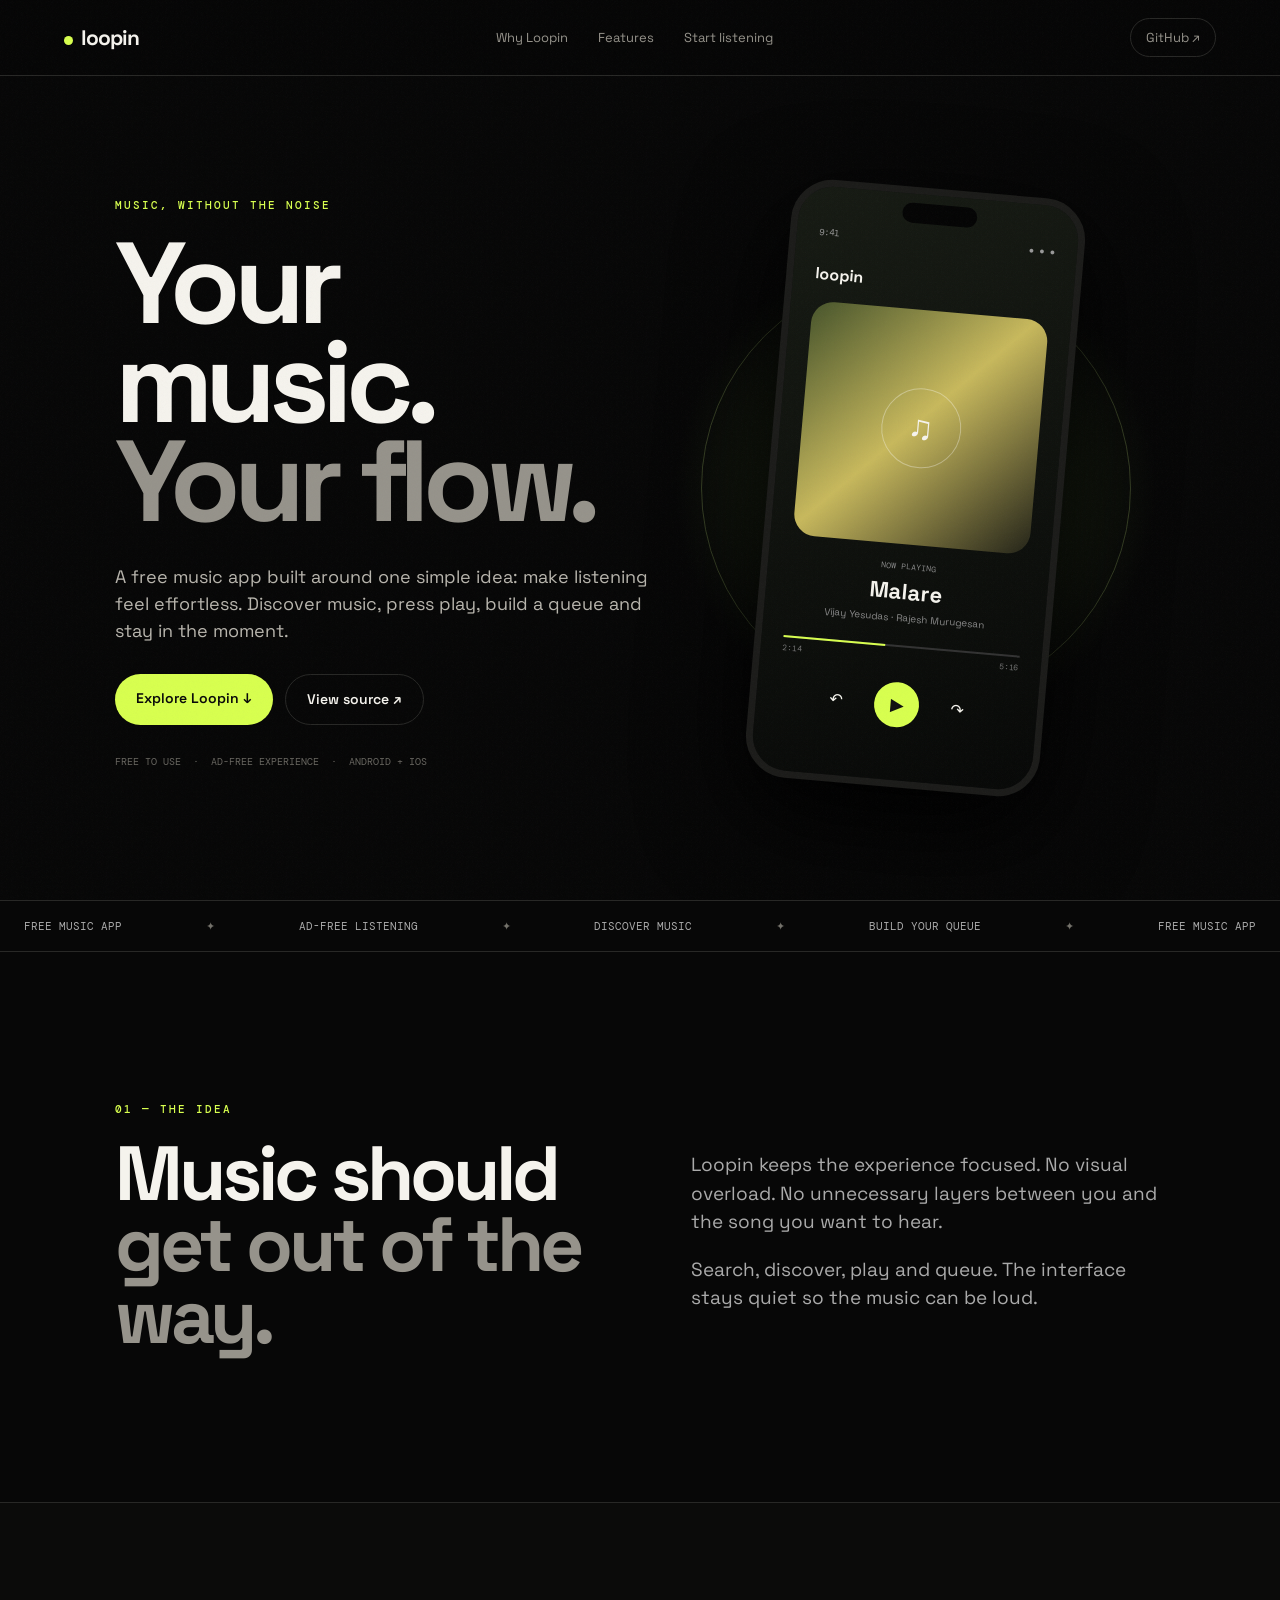
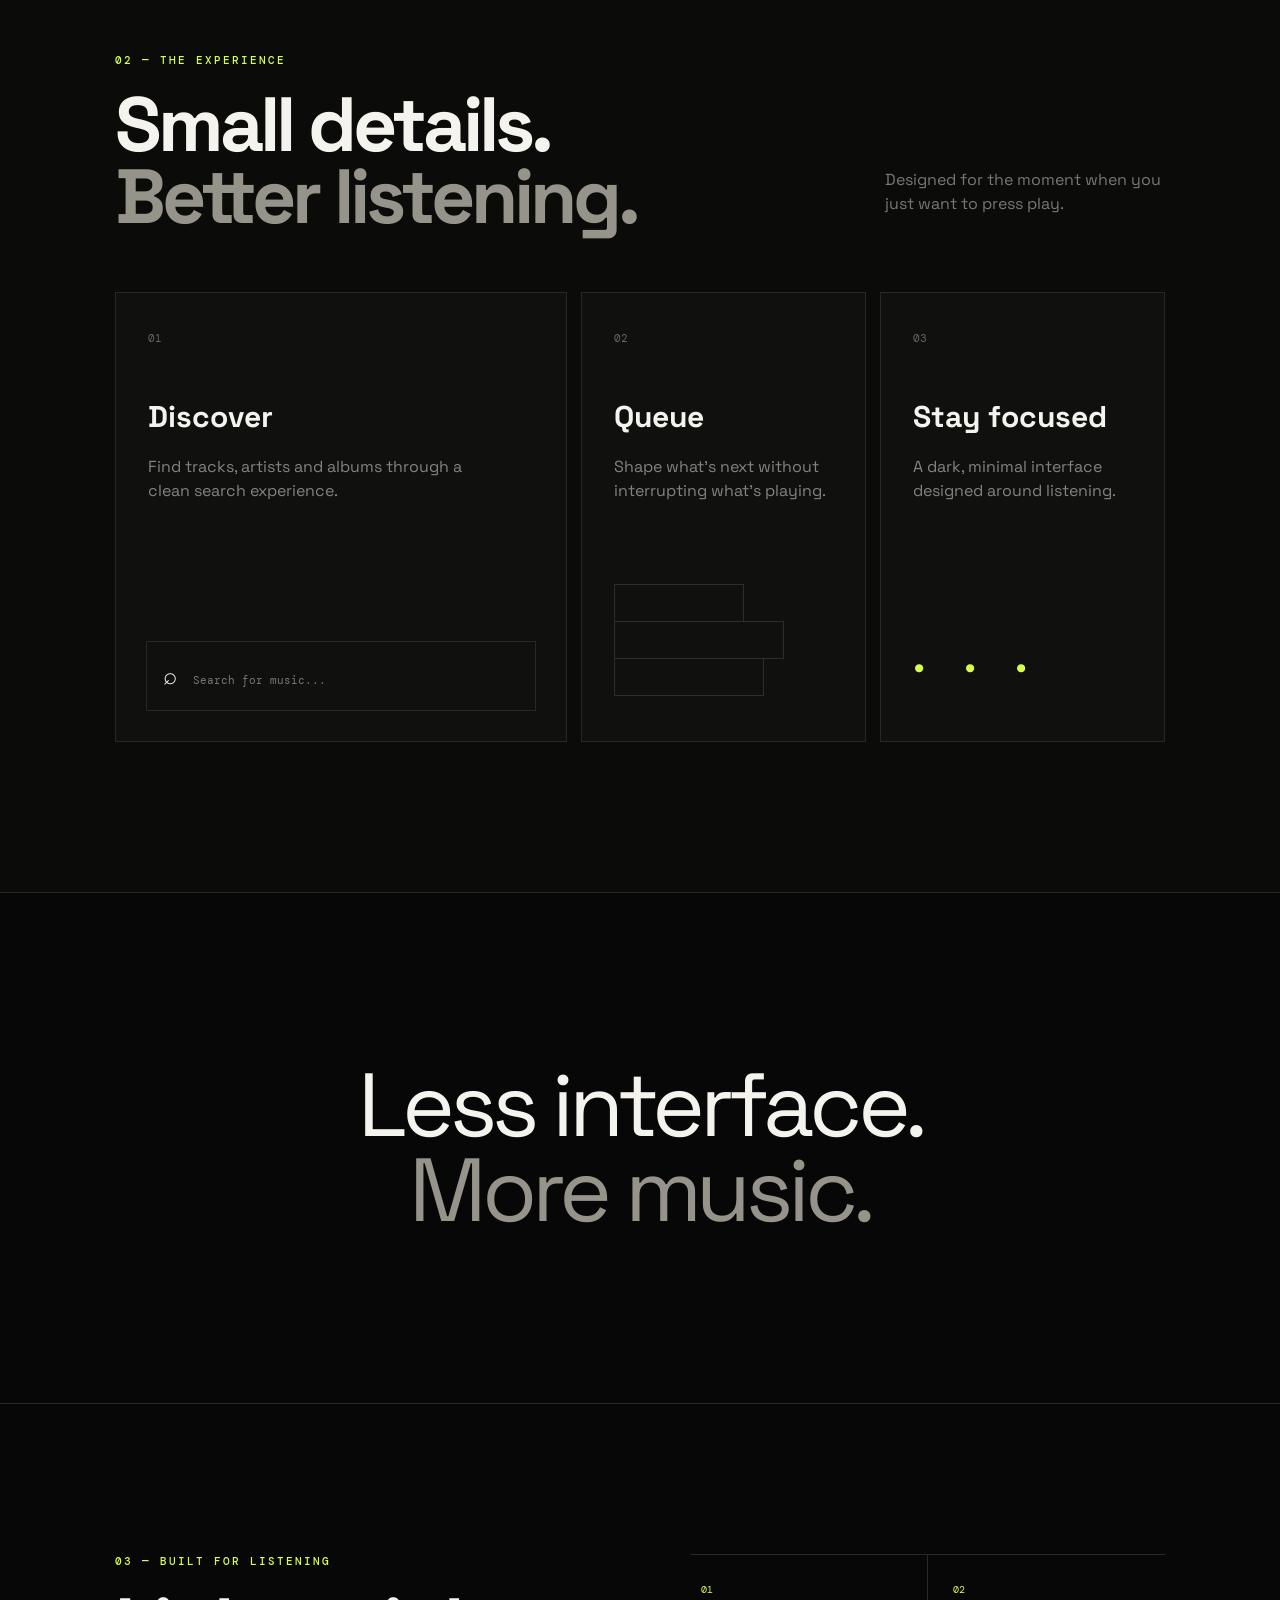
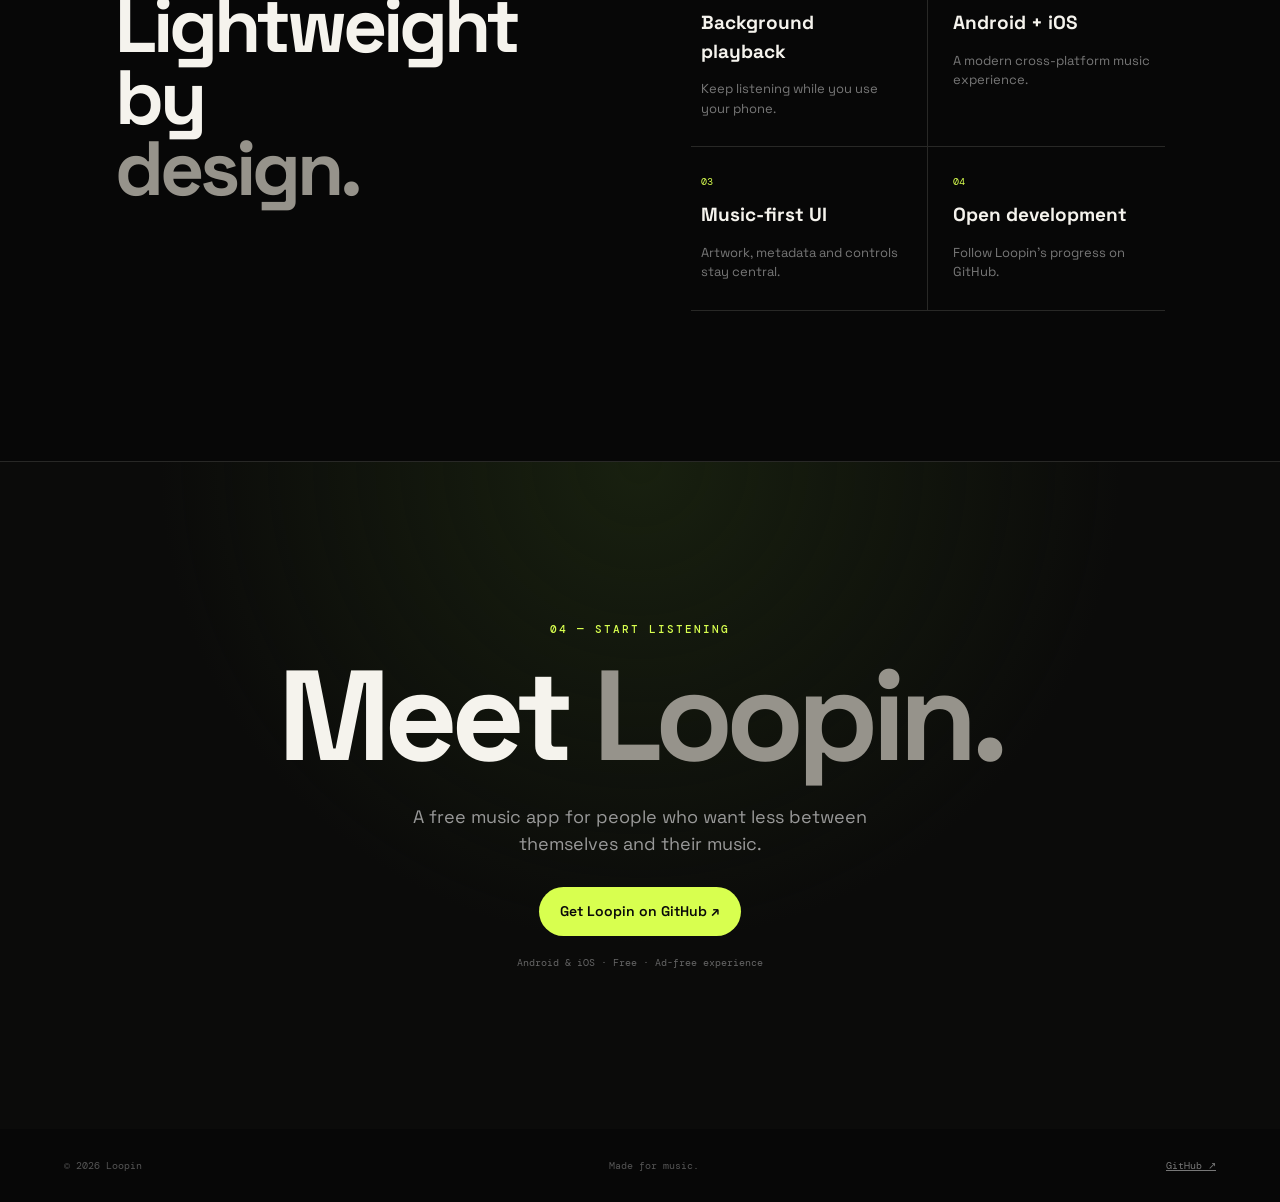
<file: index.html>
<!doctype html>
<html lang="en">
<head>
<meta charset="utf-8">
<meta name="viewport" content="width=device-width,initial-scale=1">
<title>Loopin — Free, Ad-Free Music App</title>
<meta name="description" content="Loopin is a beautiful free music app for simple, distraction-free listening. Discover music, build queues and enjoy an ad-free music player experience.">
<meta name="keywords" content="Loopin music app, free music app, ad-free music app, free music player, music player app">
<meta name="robots" content="index,follow">
<link rel="canonical" href="https://vishnu0074.github.io/loopin/">
<meta property="og:title" content="Loopin — Free, Ad-Free Music App">
<meta property="og:description" content="Music without the noise. Discover, play and queue your music with Loopin.">
<meta property="og:type" content="website">
<meta property="og:url" content="https://vishnu0074.github.io/loopin/">
<meta name="theme-color" content="#080808">
<link rel="stylesheet" href="styles.css">
<script type="application/ld+json">
{"@context":"https://schema.org","@type":"MobileApplication","name":"Loopin","applicationCategory":"MusicApplication","operatingSystem":"Android, iOS","description":"A free, ad-free music app focused on simple, distraction-free listening.","url":"https://vishnu0074.github.io/loopin/","offers":{"@type":"Offer","price":"0","priceCurrency":"USD"}}
</script>
</head>
<body>
<div class="grain"></div>
<header class="nav">
<a class="logo" href="#top"><i></i>loopin</a>
<nav><a href="#why">Why Loopin</a><a href="#features">Features</a><a href="#start">Start listening</a></nav>
<a class="github" href="https://github.com/Vishnu0074/loopin">GitHub ↗</a>
</header>
<main id="top">
<section class="hero">
<div class="hero-copy reveal">
<p class="eyebrow">MUSIC, WITHOUT THE NOISE</p>
<h1>Your music.<br><em>Your flow.</em></h1>
<p class="lead">A free music app built around one simple idea: make listening feel effortless. Discover music, press play, build a queue and stay in the moment.</p>
<div class="buttons"><a class="btn primary" href="#features">Explore Loopin ↓</a><a class="btn secondary" href="https://github.com/Vishnu0074/loopin">View source ↗</a></div>
<p class="meta">FREE TO USE&nbsp; · &nbsp;AD-FREE EXPERIENCE&nbsp; · &nbsp;ANDROID + IOS</p>
</div>
<div class="hero-visual">
<div class="glow"></div><div class="ring"></div>
<div class="phone">
<div class="island"></div>
<div class="screen">
<div class="phone-top"><span>9:41</span><span>● ● ●</span></div>
<div class="small-logo">loopin</div>
<div class="album"><span>♫</span></div>
<small>NOW PLAYING</small><h3>Malare</h3><p>Vijay Yesudas · Rajesh Murugesan</p>
<div class="bar"><i></i></div><div class="times"><span>2:14</span><span>5:16</span></div>
<div class="controls"><b>↶</b><strong>▶</strong><b>↷</b></div>
</div></div>
</div>
</section>
<div class="ticker"><span>FREE MUSIC APP</span>✦<span>AD-FREE LISTENING</span>✦<span>DISCOVER MUSIC</span>✦<span>BUILD YOUR QUEUE</span>✦<span>FREE MUSIC APP</span></div>
<section id="why" class="section intro reveal">
<div><p class="eyebrow">01 — THE IDEA</p><h2>Music should<br><em>get out of the way.</em></h2></div>
<div class="copy"><p>Loopin keeps the experience focused. No visual overload. No unnecessary layers between you and the song you want to hear.</p><p>Search, discover, play and queue. The interface stays quiet so the music can be loud.</p></div>
</section>
<section id="features" class="features">
<div class="section-head"><div><p class="eyebrow">02 — THE EXPERIENCE</p><h2>Small details.<br><em>Better listening.</em></h2></div><p>Designed for the moment when you just want to press play.</p></div>
<div class="cards">
<article class="card large"><span>01</span><h3>Discover</h3><p>Find tracks, artists and albums through a clean search experience.</p><div class="mock-search">⌕ <span>Search for music...</span></div></article>
<article class="card"><span>02</span><h3>Queue</h3><p>Shape what's next without interrupting what's playing.</p><div class="queue"><i></i><i></i><i></i></div></article>
<article class="card"><span>03</span><h3>Stay focused</h3><p>A dark, minimal interface designed around listening.</p><div class="pulse">• • •</div></article>
</div>
</section>
<section class="statement"><p>Less interface.<br><em>More music.</em></p></section>
<section class="section tech">
<div><p class="eyebrow">03 — BUILT FOR LISTENING</p><h2>Lightweight by<br><em>design.</em></h2></div>
<div class="grid">
<div><b>01</b><strong>Background playback</strong><p>Keep listening while you use your phone.</p></div>
<div><b>02</b><strong>Android + iOS</strong><p>A modern cross-platform music experience.</p></div>
<div><b>03</b><strong>Music-first UI</strong><p>Artwork, metadata and controls stay central.</p></div>
<div><b>04</b><strong>Open development</strong><p>Follow Loopin's progress on GitHub.</p></div>
</div>
</section>
<section id="start" class="start reveal">
<p class="eyebrow">04 — START LISTENING</p><h2>Meet <em>Loopin.</em></h2>
<p>A free music app for people who want less between themselves and their music.</p>
<a class="btn primary" href="https://github.com/Vishnu0074/loopin">Get Loopin on GitHub ↗</a>
<small>Android & iOS · Free · Ad-free experience</small>
</section>
</main>
<footer><span>© 2026 Loopin</span><span>Made for music.</span><a href="https://github.com/Vishnu0074/loopin">GitHub ↗</a></footer>
<script src="script.js"></script>
</body>
</html>
</file>
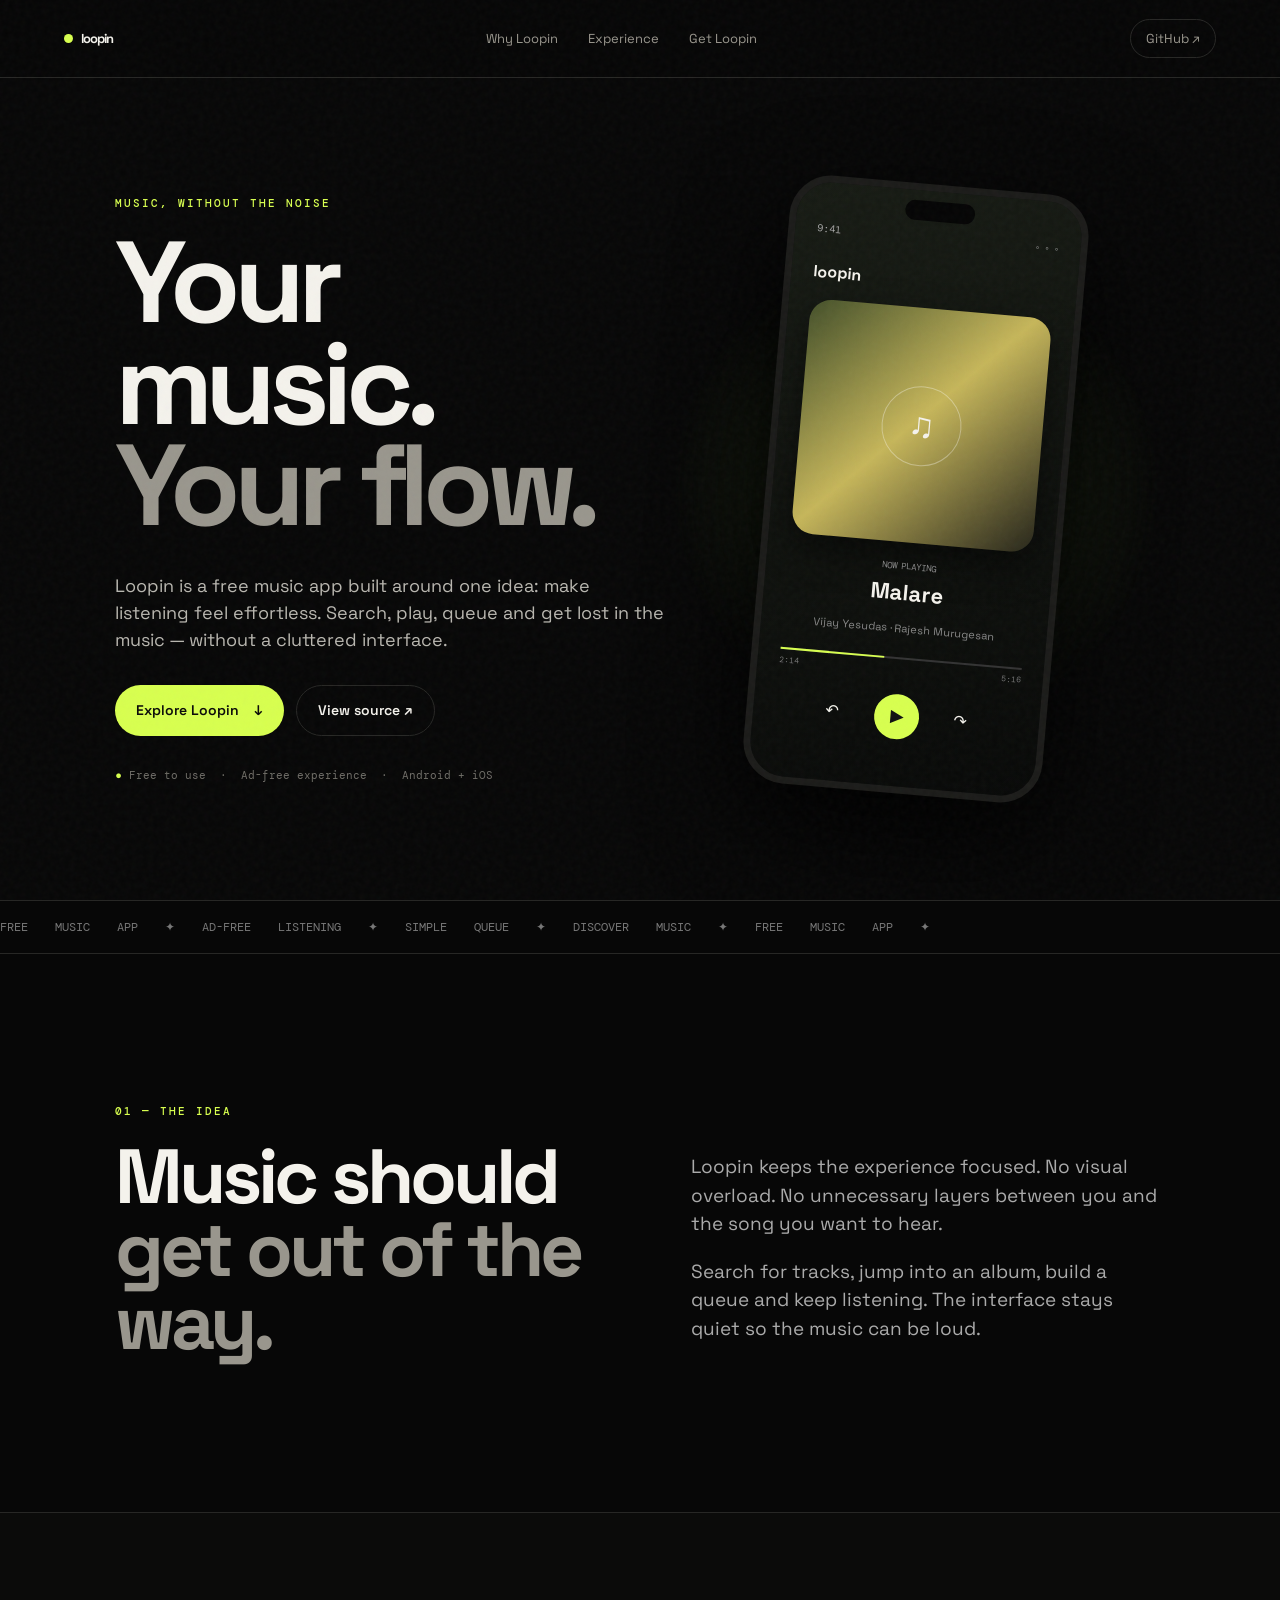
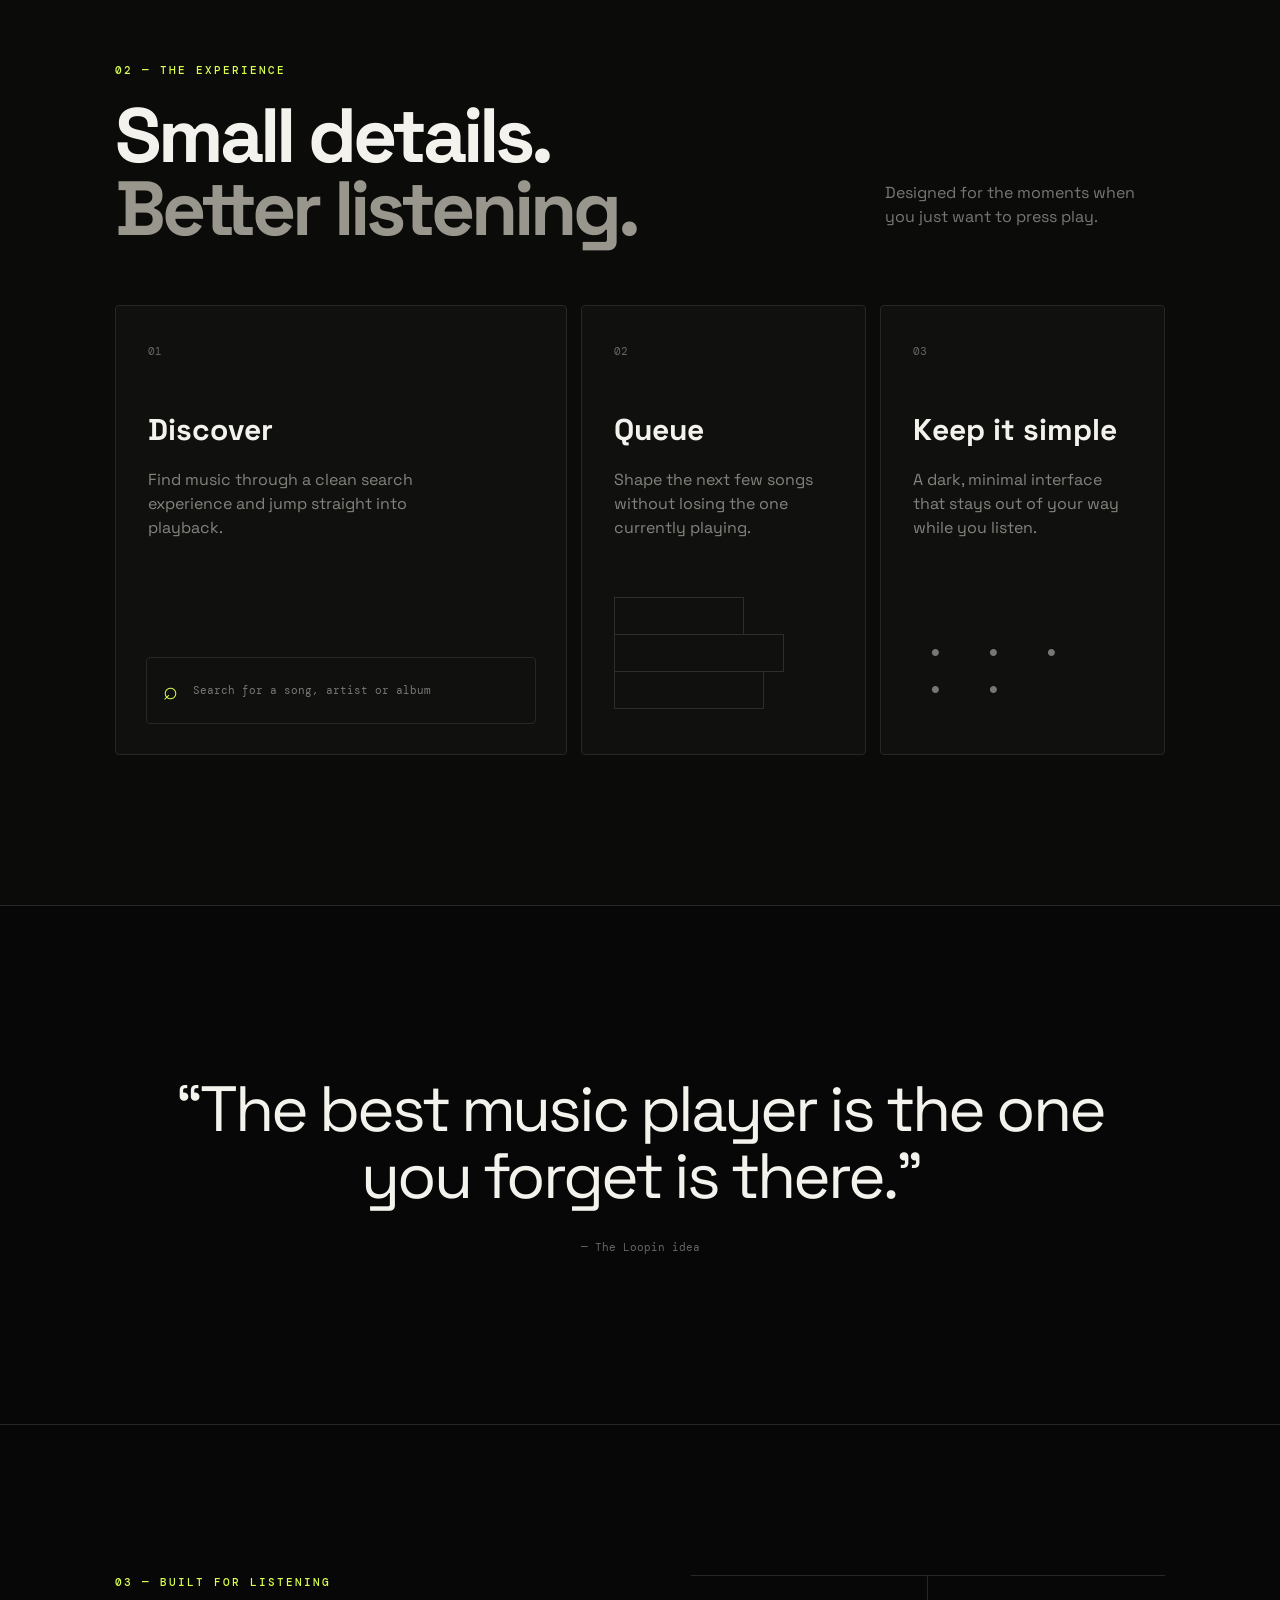
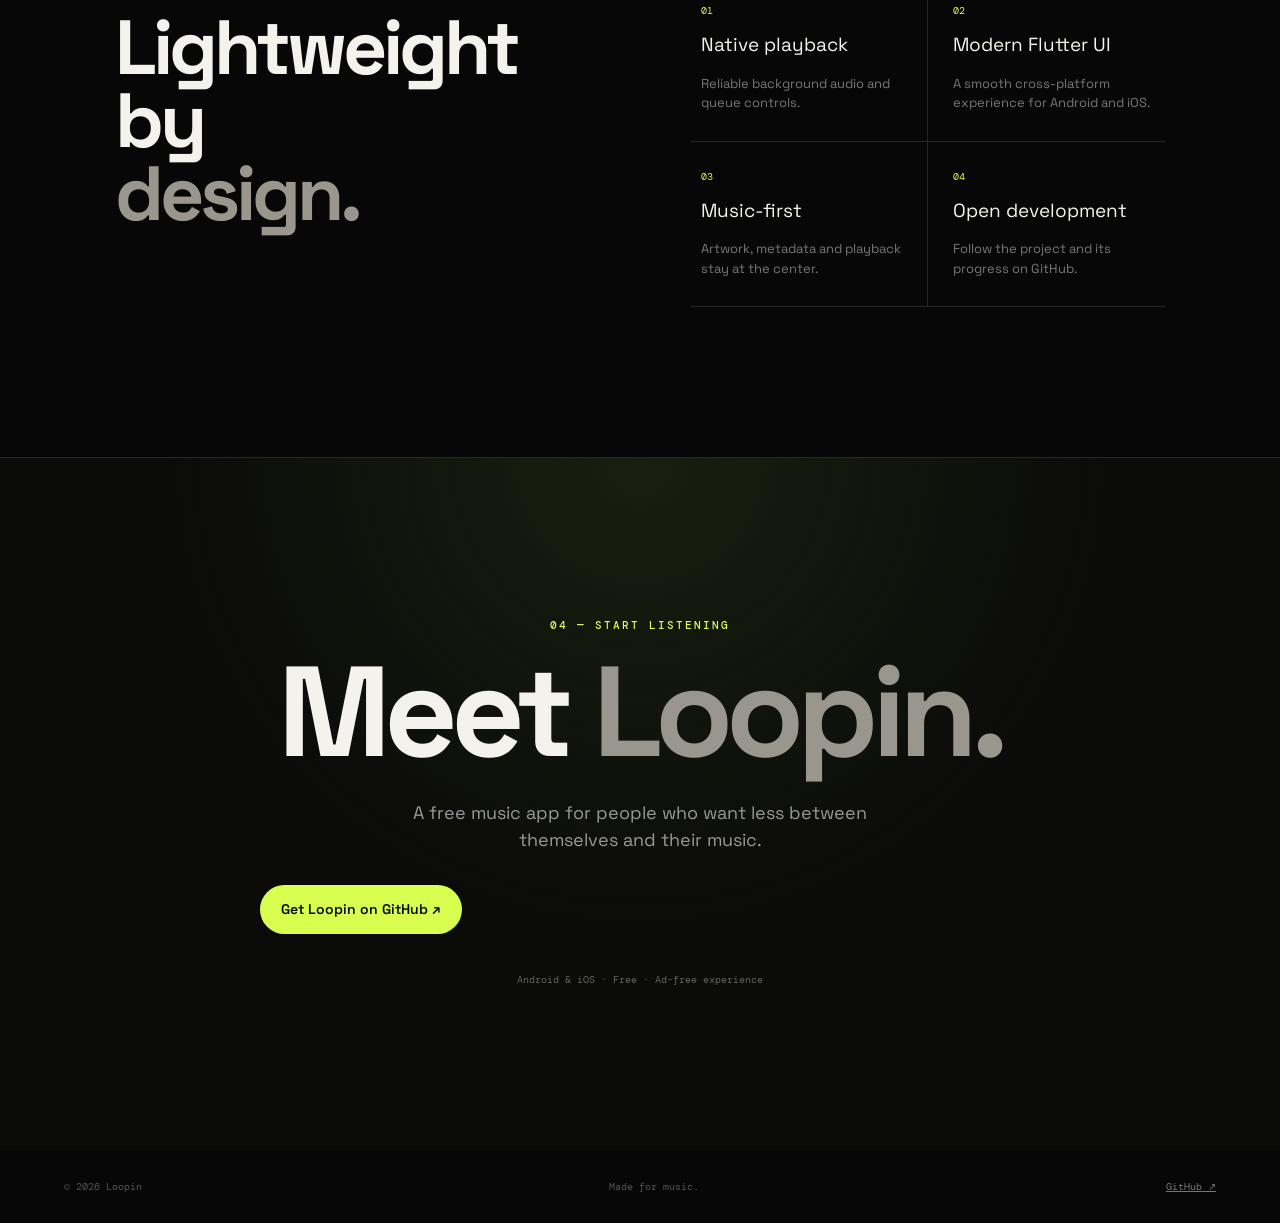
<file: docs/index.html>
<!doctype html>
<html lang="en">
<head>
  <meta charset="utf-8">
  <meta name="viewport" content="width=device-width, initial-scale=1">
  <title>Loopin — Free, Ad-Free Music App</title>
  <meta name="description" content="Loopin is a beautiful, lightweight free music app built for simple, distraction-free listening. Discover music, build queues, and enjoy an ad-free music player experience.">
  <meta name="keywords" content="Loopin music app, free music app, ad-free music app, free music player, music player app, Malayalam music app, Android music player, Flutter music app">
  <meta name="author" content="Loopin">
  <meta name="robots" content="index, follow">
  <link rel="canonical" href="https://vishnu0074.github.io/loopin/">
  <meta property="og:type" content="website">
  <meta property="og:title" content="Loopin — Free, Ad-Free Music App">
  <meta property="og:description" content="Discover music, build your queue and listen without the clutter. Meet Loopin, a simple free music app for everyday listening.">
  <meta property="og:url" content="https://vishnu0074.github.io/loopin/">
  <meta property="og:site_name" content="Loopin">
  <meta name="twitter:card" content="summary_large_image">
  <meta name="twitter:title" content="Loopin — Free, Ad-Free Music App">
  <meta name="twitter:description" content="A simple, beautiful and distraction-free music player.">
  <meta name="theme-color" content="#070707">
  <link rel="stylesheet" href="./styles.css">
  <script type="application/ld+json">
  {
    "@context":"https://schema.org",
    "@type":"MobileApplication",
    "name":"Loopin",
    "applicationCategory":"MusicApplication",
    "operatingSystem":"Android, iOS",
    "description":"A free, ad-free music app focused on simple, distraction-free listening.",
    "url":"https://vishnu0074.github.io/loopin/",
    "author":{"@type":"Person","name":"Vishnu Sajan"},
    "offers":{"@type":"Offer","price":"0","priceCurrency":"USD"}
  }
  </script>
</head>
<body>
  <div class="noise"></div>
  <header class="nav">
    <a class="brand" href="#top" aria-label="Loopin home"><span class="brand-dot"></span>loopin</a>
    <nav>
      <a href="#why">Why Loopin</a>
      <a href="#experience">Experience</a>
      <a href="#download">Get Loopin</a>
    </nav>
    <a class="nav-cta" href="https://github.com/Vishnu0074/loopin">GitHub ↗</a>
  </header>

  <main id="top">
    <section class="hero">
      <div class="hero-copy reveal">
        <p class="eyebrow">MUSIC, WITHOUT THE NOISE</p>
        <h1>Your music.<br><em>Your flow.</em></h1>
        <p class="lead">Loopin is a free music app built around one idea: make listening feel effortless. Search, play, queue and get lost in the music — without a cluttered interface.</p>
        <div class="actions">
          <a class="button primary" href="#download">Explore Loopin <span>↓</span></a>
          <a class="button ghost" href="https://github.com/Vishnu0074/loopin">View source ↗</a>
        </div>
        <div class="trust"><span>●</span> Free to use &nbsp;·&nbsp; Ad-free experience &nbsp;·&nbsp; Android + iOS</div>
      </div>
      <div class="hero-art" aria-hidden="true">
        <div class="orb orb-a"></div><div class="orb orb-b"></div>
        <div class="phone">
          <div class="speaker"></div>
          <div class="screen">
            <div class="status"><span>9:41</span><span>◦ ◦ ◦</span></div>
            <div class="mini-brand">loopin</div>
            <div class="cover"><div class="cover-ring">♫</div></div>
            <p class="now-label">NOW PLAYING</p>
            <h3>Malare</h3><p class="artist">Vijay Yesudas · Rajesh Murugesan</p>
            <div class="progress"><span></span></div><div class="times"><span>2:14</span><span>5:16</span></div>
            <div class="controls"><span>↶</span><b>▶</b><span>↷</span></div>
          </div>
        </div>
      </div>
    </section>

    <section class="marquee" aria-label="Loopin features">
      <div>FREE MUSIC APP <span>✦</span> AD-FREE LISTENING <span>✦</span> SIMPLE QUEUE <span>✦</span> DISCOVER MUSIC <span>✦</span> FREE MUSIC APP <span>✦</span></div>
    </section>

    <section id="why" class="section split">
      <div><p class="eyebrow">01 — THE IDEA</p><h2>Music should<br><em>get out of the way.</em></h2></div>
      <div class="section-copy"><p>Loopin keeps the experience focused. No visual overload. No unnecessary layers between you and the song you want to hear.</p><p>Search for tracks, jump into an album, build a queue and keep listening. The interface stays quiet so the music can be loud.</p></div>
    </section>

    <section id="experience" class="feature-section">
      <div class="section-head"><div><p class="eyebrow">02 — THE EXPERIENCE</p><h2>Small details.<br><em>Better listening.</em></h2></div><p>Designed for the moments when you just want to press play.</p></div>
      <div class="cards">
        <article class="card card-large"><span class="number">01</span><h3>Discover</h3><p>Find music through a clean search experience and jump straight into playback.</p><div class="visual search-visual"><span>⌕</span><div>Search for a song, artist or album</div></div></article>
        <article class="card"><span class="number">02</span><h3>Queue</h3><p>Shape the next few songs without losing the one currently playing.</p><div class="queue-visual"><i></i><i></i><i></i></div></article>
        <article class="card"><span class="number">03</span><h3>Keep it simple</h3><p>A dark, minimal interface that stays out of your way while you listen.</p><div class="visual dots">• • • • •</div></article>
      </div>
    </section>

    <section class="quote"><p>“The best music player is the one<br>you forget is there.”</p><span>— The Loopin idea</span></section>

    <section class="section tech">
      <div><p class="eyebrow">03 — BUILT FOR LISTENING</p><h2>Lightweight by<br><em>design.</em></h2></div>
      <div class="tech-grid"><div><strong>01</strong><span>Native playback</span><p>Reliable background audio and queue controls.</p></div><div><strong>02</strong><span>Modern Flutter UI</span><p>A smooth cross-platform experience for Android and iOS.</p></div><div><strong>03</strong><span>Music-first</span><p>Artwork, metadata and playback stay at the center.</p></div><div><strong>04</strong><span>Open development</span><p>Follow the project and its progress on GitHub.</p></div></div>
    </section>

    <section id="download" class="download">
      <div class="download-inner">
        <p class="eyebrow">04 — START LISTENING</p>
        <h2>Meet <em>Loopin.</em></h2>
        <p>A free music app for people who want less between themselves and their music.</p>
        <div class="actions"><a class="button primary" href="https://github.com/Vishnu0074/loopin">Get Loopin on GitHub ↗</a></div>
        <small>Android &amp; iOS · Free · Ad-free experience</small>
      </div>
    </section>
  </main>

  <footer><span>© 2026 Loopin</span><span>Made for music.</span><a href="https://github.com/Vishnu0074/loopin">GitHub ↗</a></footer>
</body>
</html>
</file>
<file: styles.css>
@import url('https://fonts.googleapis.com/css2?family=DM+Mono:wght@400;500&family=Space+Grotesk:wght@400;500;600;700&display=swap');
:root{--bg:#070707;--fg:#f5f3ed;--muted:#96938b;--line:#282826;--lime:#d8ff4f;--card:#10100f}*{box-sizing:border-box}html{scroll-behavior:smooth}body{margin:0;background:var(--bg);color:var(--fg);font-family:'Space Grotesk',sans-serif;line-height:1.5}.grain{position:fixed;inset:0;pointer-events:none;z-index:20;opacity:.035;background-image:url("data:image/svg+xml,%3Csvg xmlns='http://www.w3.org/2000/svg' width='180' height='180'%3E%3Cfilter id='n'%3E%3CfeTurbulence baseFrequency='.8' numOctaves='3'/%3E%3C/filter%3E%3Crect width='100%25' height='100%25' filter='url(%23n)'/%3E%3C/svg%3E")}.nav{height:76px;padding:0 5vw;border-bottom:1px solid var(--line);display:flex;align-items:center;justify-content:space-between;position:sticky;top:0;z-index:10;background:#070707dd;backdrop-filter:blur(18px)}a{color:inherit}.logo{text-decoration:none;font-size:21px;font-weight:700;letter-spacing:-1px}.logo i{display:inline-block;width:9px;height:9px;border-radius:50%;background:var(--lime);margin-right:8px}.nav nav{display:flex;gap:30px}.nav nav a,.github{font-size:13px;color:var(--muted);text-decoration:none}.github{border:1px solid var(--line);padding:9px 15px;border-radius:50px}.hero{min-height:calc(100vh - 76px);padding:7vh 9vw;display:grid;grid-template-columns:1.05fr .95fr;align-items:center;overflow:hidden}.eyebrow{font:500 11px 'DM Mono',monospace;letter-spacing:2px;color:var(--lime);margin:0 0 22px}.hero h1{font-size:clamp(60px,9vw,126px);line-height:.86;letter-spacing:-7px;margin:0 0 32px}.hero h1 em,h2 em,.statement em{font-style:normal;color:var(--muted)}.lead{max-width:580px;color:#b8b5ad;font-size:18px}.buttons{display:flex;gap:12px;flex-wrap:wrap;margin:30px 0}.btn{display:inline-flex;text-decoration:none;padding:14px 21px;border-radius:100px;font-weight:600;font-size:14px}.primary{background:var(--lime);color:#090909}.secondary{border:1px solid var(--line)}.meta{font:10px 'DM Mono';color:#686660}.hero-visual{height:620px;display:grid;place-items:center;position:relative}.glow{position:absolute;width:500px;height:500px;border-radius:50%;background:radial-gradient(circle,#283719,transparent 68%)}.ring{position:absolute;width:430px;height:430px;border:1px solid #374025;border-radius:50%}.phone{width:295px;height:600px;border:7px solid #1c1c1a;border-radius:42px;background:#111;box-shadow:0 35px 100px #000;transform:rotate(5deg);position:relative;z-index:2}.island{position:absolute;z-index:3;top:9px;left:50%;transform:translateX(-50%);width:75px;height:20px;border-radius:20px;background:#050505}.screen{height:100%;border-radius:35px;padding:40px 22px 20px;background:linear-gradient(160deg,#171b14,#080908);text-align:center}.phone-top{display:flex;justify-content:space-between;font:9px 'DM Mono';color:#999}.small-logo{text-align:left;font-weight:700;margin:24px 0 15px}.album{height:235px;border-radius:22px;background:linear-gradient(135deg,#48552c,#c8b95d 48%,#242419);display:grid;place-items:center}.album span{width:80px;height:80px;border:1px solid #fff5;border-radius:50%;display:grid;place-items:center;font-size:34px}.screen small{display:block;font:8px 'DM Mono';color:#888;margin:17px 0 4px}.screen h3{font-size:22px;margin:0}.screen p{font-size:10px;color:#888;margin:2px}.bar{height:2px;background:#333;margin-top:20px}.bar i{display:block;width:43%;height:100%;background:var(--lime)}.times{display:flex;justify-content:space-between;font:8px 'DM Mono';color:#777;margin-top:5px}.controls{display:flex;justify-content:center;align-items:center;gap:32px;margin-top:20px}.controls strong{width:45px;height:45px;border-radius:50%;background:var(--lime);color:#111;display:grid;place-items:center}.controls b{font-weight:400}.ticker{padding:18px 0;border-block:1px solid var(--line);white-space:nowrap;overflow:hidden;font:11px 'DM Mono';color:#73716a;display:flex;justify-content:space-around;gap:35px}.ticker span{color:#aaa}.section,.features{padding:150px 9vw;border-bottom:1px solid var(--line)}.intro,.tech{display:grid;grid-template-columns:1fr 1fr;gap:8vw}.section h2,.features h2{font-size:clamp(46px,6vw,82px);line-height:.93;letter-spacing:-4px;margin:0}.copy{max-width:570px;padding-top:30px;color:#aaa;font-size:19px}.features{background:#0b0b0a}.section-head{display:flex;justify-content:space-between;align-items:end;margin-bottom:60px}.section-head>p{max-width:280px;color:#777}.cards{display:grid;grid-template-columns:1.35fr .85fr .85fr;gap:14px}.card{background:var(--card);border:1px solid var(--line);padding:32px;min-height:390px;position:relative;overflow:hidden}.card.large{min-height:450px}.card>span{font:11px 'DM Mono';color:#666}.card h3{font-size:30px;margin:45px 0 8px}.card p{color:#85837d;max-width:330px}.mock-search{position:absolute;bottom:30px;left:30px;right:30px;padding:16px;border:1px solid var(--line);font-size:24px}.mock-search span{font:11px 'DM Mono';color:#777;margin-left:10px}.queue{position:absolute;bottom:45px;left:32px}.queue i{display:block;width:170px;height:38px;border:1px solid #2d2d2a;margin-top:-1px}.queue i:first-child{width:130px}.queue i:last-child{width:150px}.pulse{position:absolute;bottom:50px;color:var(--lime);font-size:34px;letter-spacing:15px}.statement{text-align:center;padding:170px 20px;border-bottom:1px solid var(--line)}.statement p{font-size:clamp(45px,7vw,90px);line-height:.95;letter-spacing:-5px;margin:0}.grid{display:grid;grid-template-columns:1fr 1fr;border-top:1px solid var(--line)}.grid div{padding:28px 10px;border-bottom:1px solid var(--line)}.grid div:nth-child(odd){border-right:1px solid var(--line);padding-right:25px}.grid div:nth-child(even){padding-left:25px}.grid b{display:block;font:10px 'DM Mono';color:var(--lime)}.grid strong{display:block;margin:13px 0;font-size:19px}.grid p{margin:0;color:#777;font-size:13px}.start{text-align:center;padding:160px 9vw;background:radial-gradient(circle at 50% 0,#18200f,transparent 52%),#0b0b0a}.start h2{font-size:clamp(65px,10vw,130px);letter-spacing:-7px;line-height:.9;margin:0}.start>p:not(.eyebrow){max-width:520px;margin:30px auto;color:#999;font-size:18px}.start small{display:block;margin-top:20px;font:10px 'DM Mono';color:#666}footer{display:flex;justify-content:space-between;padding:30px 5vw;color:#555;font:10px 'DM Mono'}footer a{color:#777}.reveal{opacity:0;transform:translateY(30px);transition:opacity .8s ease,transform .8s ease}.reveal.visible{opacity:1;transform:none}@media(max-width:850px){.nav nav{display:none}.hero{grid-template-columns:1fr;padding:70px 7vw}.hero h1{letter-spacing:-4px}.hero-visual{height:540px}.phone{transform:scale(.82) rotate(5deg)}.section,.features{padding:100px 7vw}.intro,.tech{grid-template-columns:1fr}.cards{grid-template-columns:1fr}.card,.card.large{min-height:330px}.section-head{display:block}.section-head>p{margin-top:25px}.start{padding:110px 7vw}footer{gap:15px;flex-wrap:wrap}}
</file>
<file: docs/styles.css>
@import url('https://fonts.googleapis.com/css2?family=DM+Mono:wght@400;500&family=Space+Grotesk:wght@400;500;600;700&display=swap');
:root{--bg:#070707;--text:#f4f2ec;--muted:#99968d;--line:#272725;--acid:#d8ff4f;--card:#10100f}
*{box-sizing:border-box}html{scroll-behavior:smooth}body{margin:0;background:var(--bg);color:var(--text);font-family:'Space Grotesk',sans-serif;line-height:1.5}.noise{position:fixed;inset:0;pointer-events:none;opacity:.035;background-image:url("data:image/svg+xml,%3Csvg viewBox='0 0 180 180' xmlns='http://www.w3.org/2000/svg'%3E%3Cfilter id='n'%3E%3CfeTurbulence type='fractalNoise' baseFrequency='.9' numOctaves='3' stitchTiles='stitch'/%3E%3C/filter%3E%3Crect width='100%25' height='100%25' filter='url(%23n)'/%3E%3C/svg%3E");z-index:10}.nav{height:78px;display:flex;align-items:center;justify-content:space-between;padding:0 5vw;border-bottom:1px solid var(--line);position:sticky;top:0;background:#070707dd;backdrop-filter:blur(18px);z-index:9}.brand{color:var(--text);text-decoration:none;font-size:21px;font-weight:700;letter-spacing:-1px}.brand-dot{display:inline-block;width:9px;height:9px;border-radius:50%;background:var(--acid);margin-right:8px}.nav nav{display:flex;gap:30px}.nav a{color:var(--muted);text-decoration:none;font-size:13px}.nav a:hover{color:var(--text)}.nav .brand{color:var(--text)}.nav-cta{border:1px solid var(--line);padding:9px 15px;border-radius:99px}.hero{min-height:calc(100vh - 78px);display:grid;grid-template-columns:1.05fr .95fr;align-items:center;padding:8vh 9vw;overflow:hidden}.eyebrow{font:500 11px 'DM Mono',monospace;letter-spacing:2px;color:var(--acid);margin:0 0 22px}.hero h1{font-size:clamp(58px,9vw,126px);line-height:.88;letter-spacing:-7px;margin:0 0 35px;max-width:800px}.hero h1 em,h2 em{font-style:normal;color:var(--muted)}.lead{font-size:18px;color:#b9b7b0;max-width:570px}.actions{display:flex;gap:12px;flex-wrap:wrap;margin:32px 0}.button{display:inline-flex;align-items:center;gap:15px;text-decoration:none;padding:14px 21px;border-radius:100px;font-weight:600;font-size:14px}.primary{background:var(--acid);color:#0a0a08}.ghost{border:1px solid var(--line);color:var(--text)}.trust{font:11px 'DM Mono',monospace;color:#6f6d67}.trust span{color:var(--acid)}.hero-art{height:650px;position:relative;display:grid;place-items:center}.orb{position:absolute;border-radius:50%;filter:blur(1px)}.orb-a{width:500px;height:500px;background:radial-gradient(circle,#27351c 0,#11160c 42%,transparent 70%)}.orb-b{width:180px;height:180px;border:1px solid #354122}.phone{width:300px;height:610px;border:7px solid #1b1b19;border-radius:42px;background:#111;box-shadow:0 35px 100px #000;transform:rotate(5deg);position:relative;z-index:2}.speaker{position:absolute;top:10px;left:50%;transform:translateX(-50%);width:70px;height:20px;border-radius:20px;background:#050505;z-index:2}.screen{height:100%;border-radius:35px;padding:40px 22px 20px;background:linear-gradient(160deg,#171b14,#080908);text-align:center}.status{font:10px 'DM Mono';display:flex;justify-content:space-between;color:#aaa}.mini-brand{font-weight:700;text-align:left;margin:25px 0 15px}.cover{height:235px;border-radius:22px;background:linear-gradient(135deg,#44502a,#c6b65a 48%,#26251a);display:grid;place-items:center;box-shadow:0 15px 35px #0008}.cover-ring{width:80px;height:80px;border:1px solid #ffffff55;border-radius:50%;display:grid;place-items:center;font-size:35px}.now-label{font:9px 'DM Mono';color:#888;margin:18px 0 4px}.screen h3{font-size:22px;margin:0}.artist{font-size:11px;color:#888}.progress{height:2px;background:#333;margin-top:20px}.progress span{display:block;width:43%;height:100%;background:var(--acid)}.times{display:flex;justify-content:space-between;font:8px 'DM Mono';color:#777;margin-top:5px}.controls{display:flex;justify-content:center;gap:35px;align-items:center;margin-top:20px}.controls b{width:45px;height:45px;border-radius:50%;background:var(--acid);color:#111;display:grid;place-items:center}.marquee{border-block:1px solid var(--line);overflow:hidden;white-space:nowrap;padding:18px 0;font:12px 'DM Mono';color:#777}.marquee div{word-spacing:20px;animation:scroll 25s linear infinite}@keyframes scroll{to{transform:translateX(-25%)}}.section,.feature-section{padding:150px 9vw;border-bottom:1px solid var(--line)}.split{display:grid;grid-template-columns:1fr 1fr;gap:8vw}.section h2,.feature-section h2{font-size:clamp(45px,6vw,82px);line-height:.95;letter-spacing:-4px;margin:0}.section-copy{max-width:570px;padding-top:30px;color:#aaa;font-size:19px}.feature-section{background:#0b0b0a}.section-head{display:flex;justify-content:space-between;align-items:end;margin-bottom:60px}.section-head>p{max-width:280px;color:#777}.cards{display:grid;grid-template-columns:1.35fr .85fr .85fr;gap:14px}.card{background:var(--card);border:1px solid var(--line);border-radius:4px;padding:32px;min-height:370px;position:relative;overflow:hidden}.card-large{min-height:450px}.number{font:11px 'DM Mono';color:#666}.card h3{font-size:30px;margin:45px 0 8px}.card p{color:#85837d;max-width:330px}.visual{position:absolute;bottom:30px;left:30px;right:30px;border:1px solid var(--line);padding:16px;border-radius:4px;color:#777;font:11px 'DM Mono'}.search-visual{display:flex;gap:15px;align-items:center}.search-visual span{font-size:25px;color:var(--acid)}.queue-visual{position:absolute;bottom:45px;left:32px}.queue-visual i{display:block;width:170px;height:38px;border:1px solid #2d2d2a;margin-top:-1px}.queue-visual i:nth-child(1){width:130px}.queue-visual i:nth-child(2){width:170px}.queue-visual i:nth-child(3){width:150px}.dots{font-size:28px;letter-spacing:12px;border:0}.quote{text-align:center;padding:170px 20px;border-bottom:1px solid var(--line)}.quote p{font-size:clamp(34px,5vw,65px);line-height:1.05;letter-spacing:-3px;margin:0}.quote span{display:block;margin-top:30px;color:#666;font:11px 'DM Mono'}.tech{display:grid;grid-template-columns:1fr 1fr;gap:8vw}.tech-grid{display:grid;grid-template-columns:1fr 1fr;border-top:1px solid var(--line)}.tech-grid div{padding:28px 10px;border-bottom:1px solid var(--line)}.tech-grid div:nth-child(odd){border-right:1px solid var(--line);padding-right:25px}.tech-grid div:nth-child(even){padding-left:25px}.tech-grid strong{font:10px 'DM Mono';color:var(--acid);display:block}.tech-grid span{display:block;font-size:19px;margin:14px 0}.tech-grid p{font-size:13px;color:#777;margin:0}.download{padding:160px 9vw;background:radial-gradient(circle at 50% 0,#18200f 0,transparent 50%),#0b0b0a;text-align:center}.download-inner{max-width:760px;margin:auto}.download h2{font-size:clamp(60px,10vw,130px);letter-spacing:-7px;line-height:.9;margin:0}.download p:not(.eyebrow){color:#999;font-size:18px;max-width:520px;margin:30px auto}.download small{font:10px 'DM Mono';color:#666}footer{display:flex;justify-content:space-between;padding:30px 5vw;color:#555;font:10px 'DM Mono'}footer a{color:#777}.reveal{animation:rise 1s ease both}@keyframes rise{from{opacity:0;transform:translateY(30px)}to{opacity:1;transform:none}}@media(max-width:850px){.nav nav{display:none}.hero{grid-template-columns:1fr;padding:70px 7vw}.hero h1{letter-spacing:-4px}.hero-art{height:550px}.phone{transform:scale(.82) rotate(5deg)}.split,.tech{grid-template-columns:1fr}.section,.feature-section{padding:100px 7vw}.cards{grid-template-columns:1fr}.card,.card-large{min-height:330px}.section-head{display:block}.section-head>p{margin-top:25px}.tech-grid{margin-top:20px}.download{padding:110px 7vw}footer{gap:15px;flex-wrap:wrap}.nav{padding:0 5vw}}
</file>
